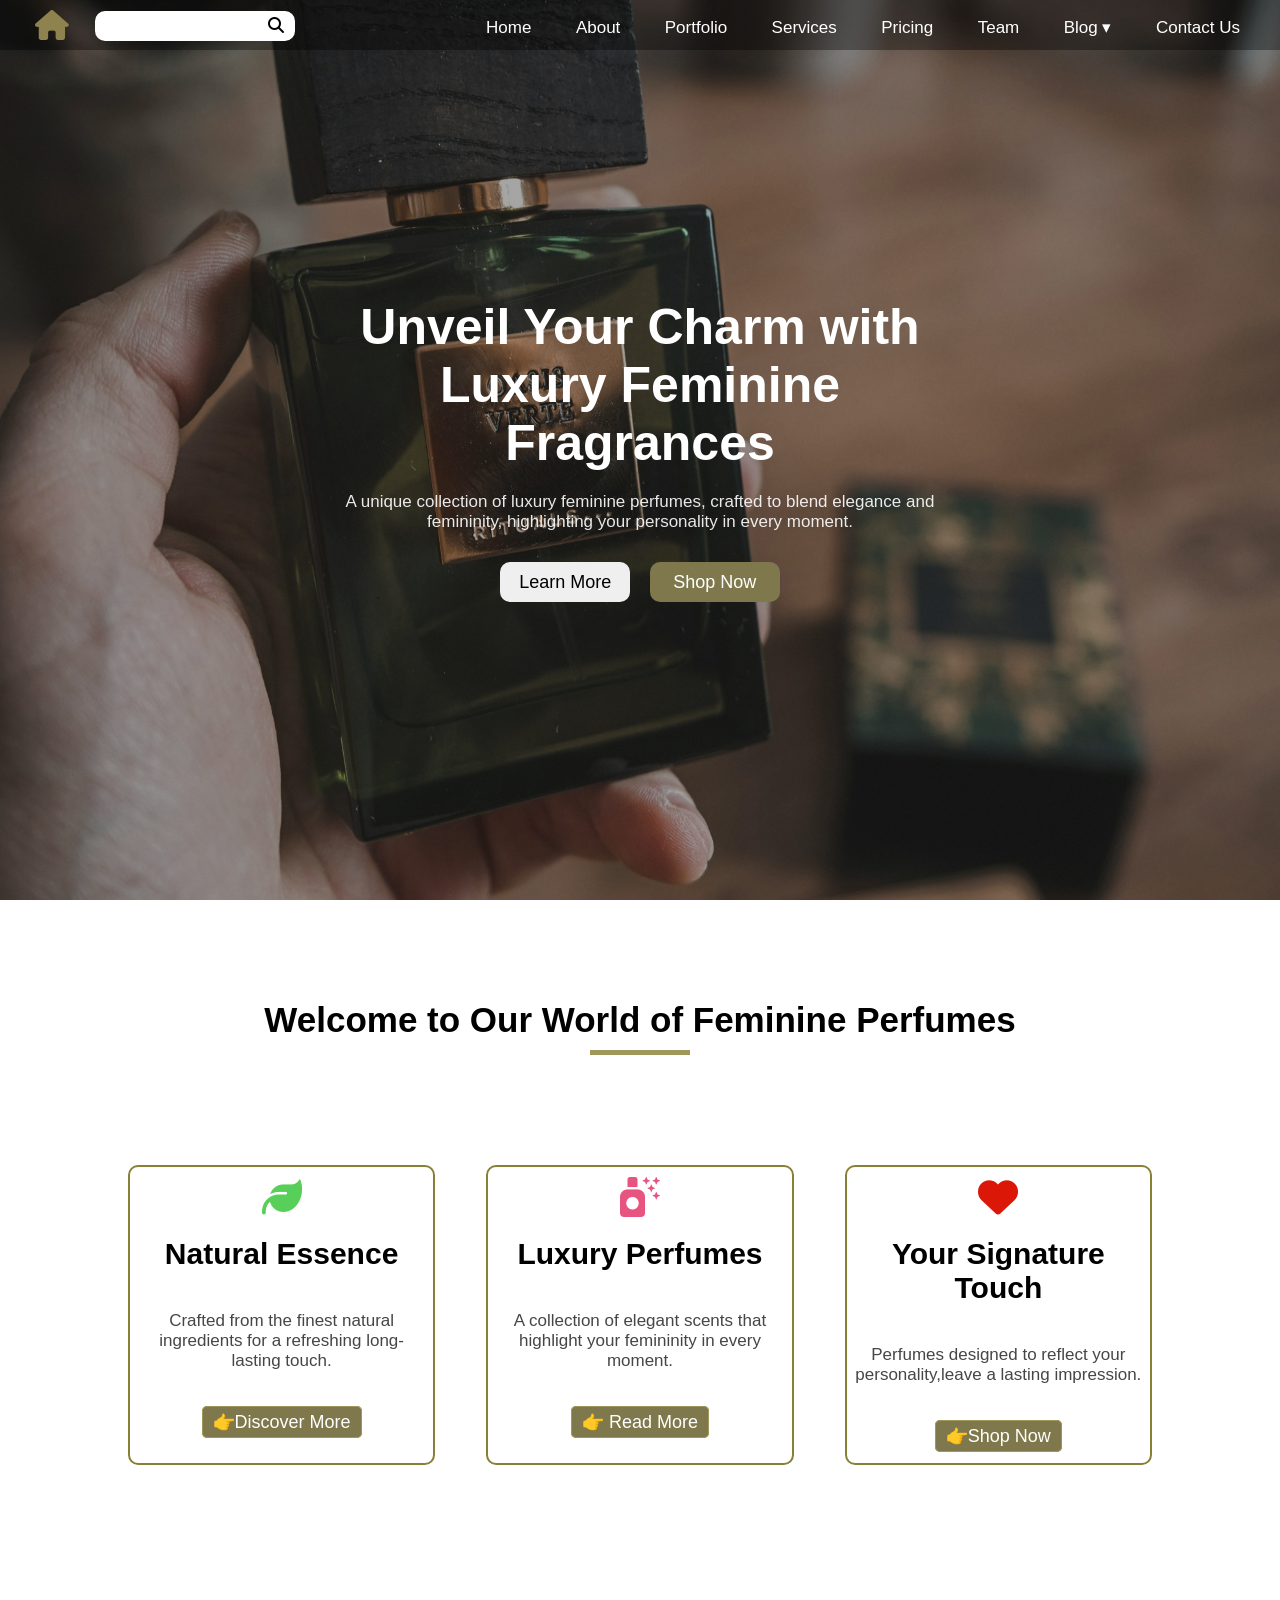
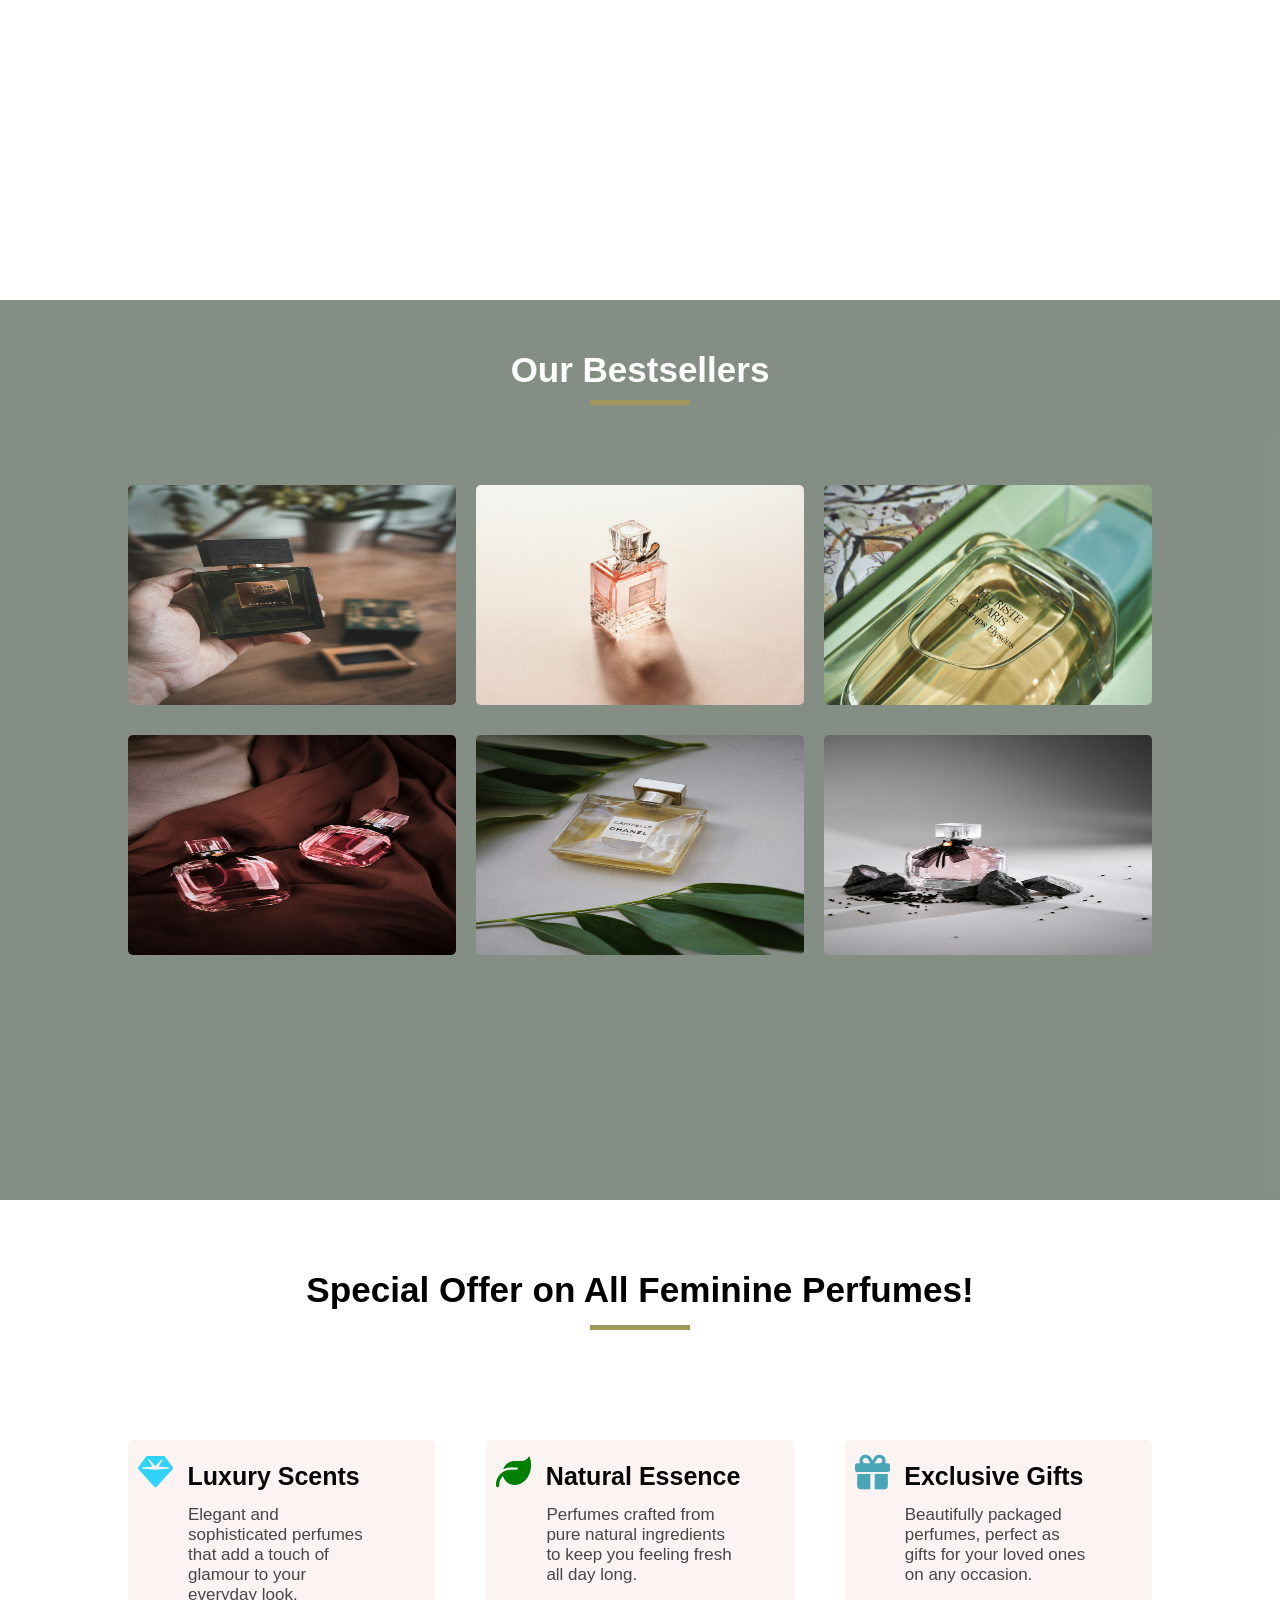
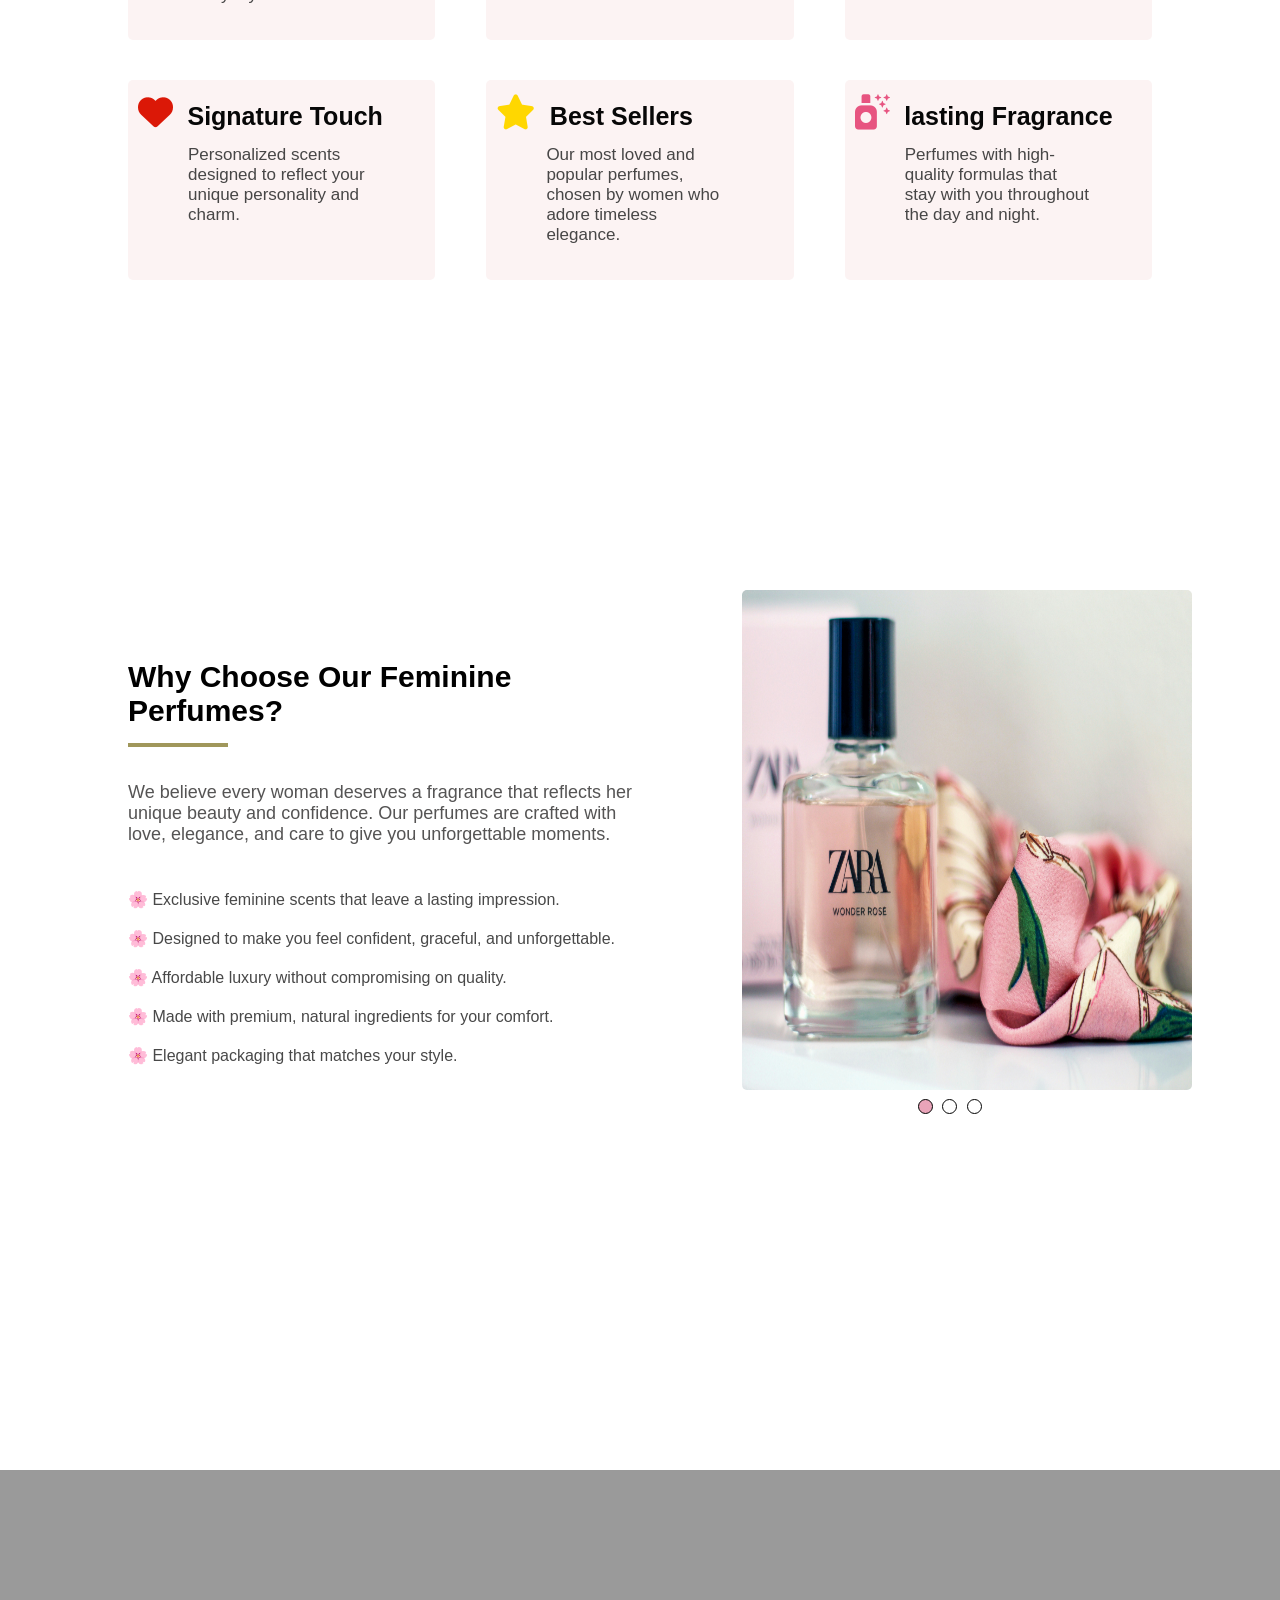
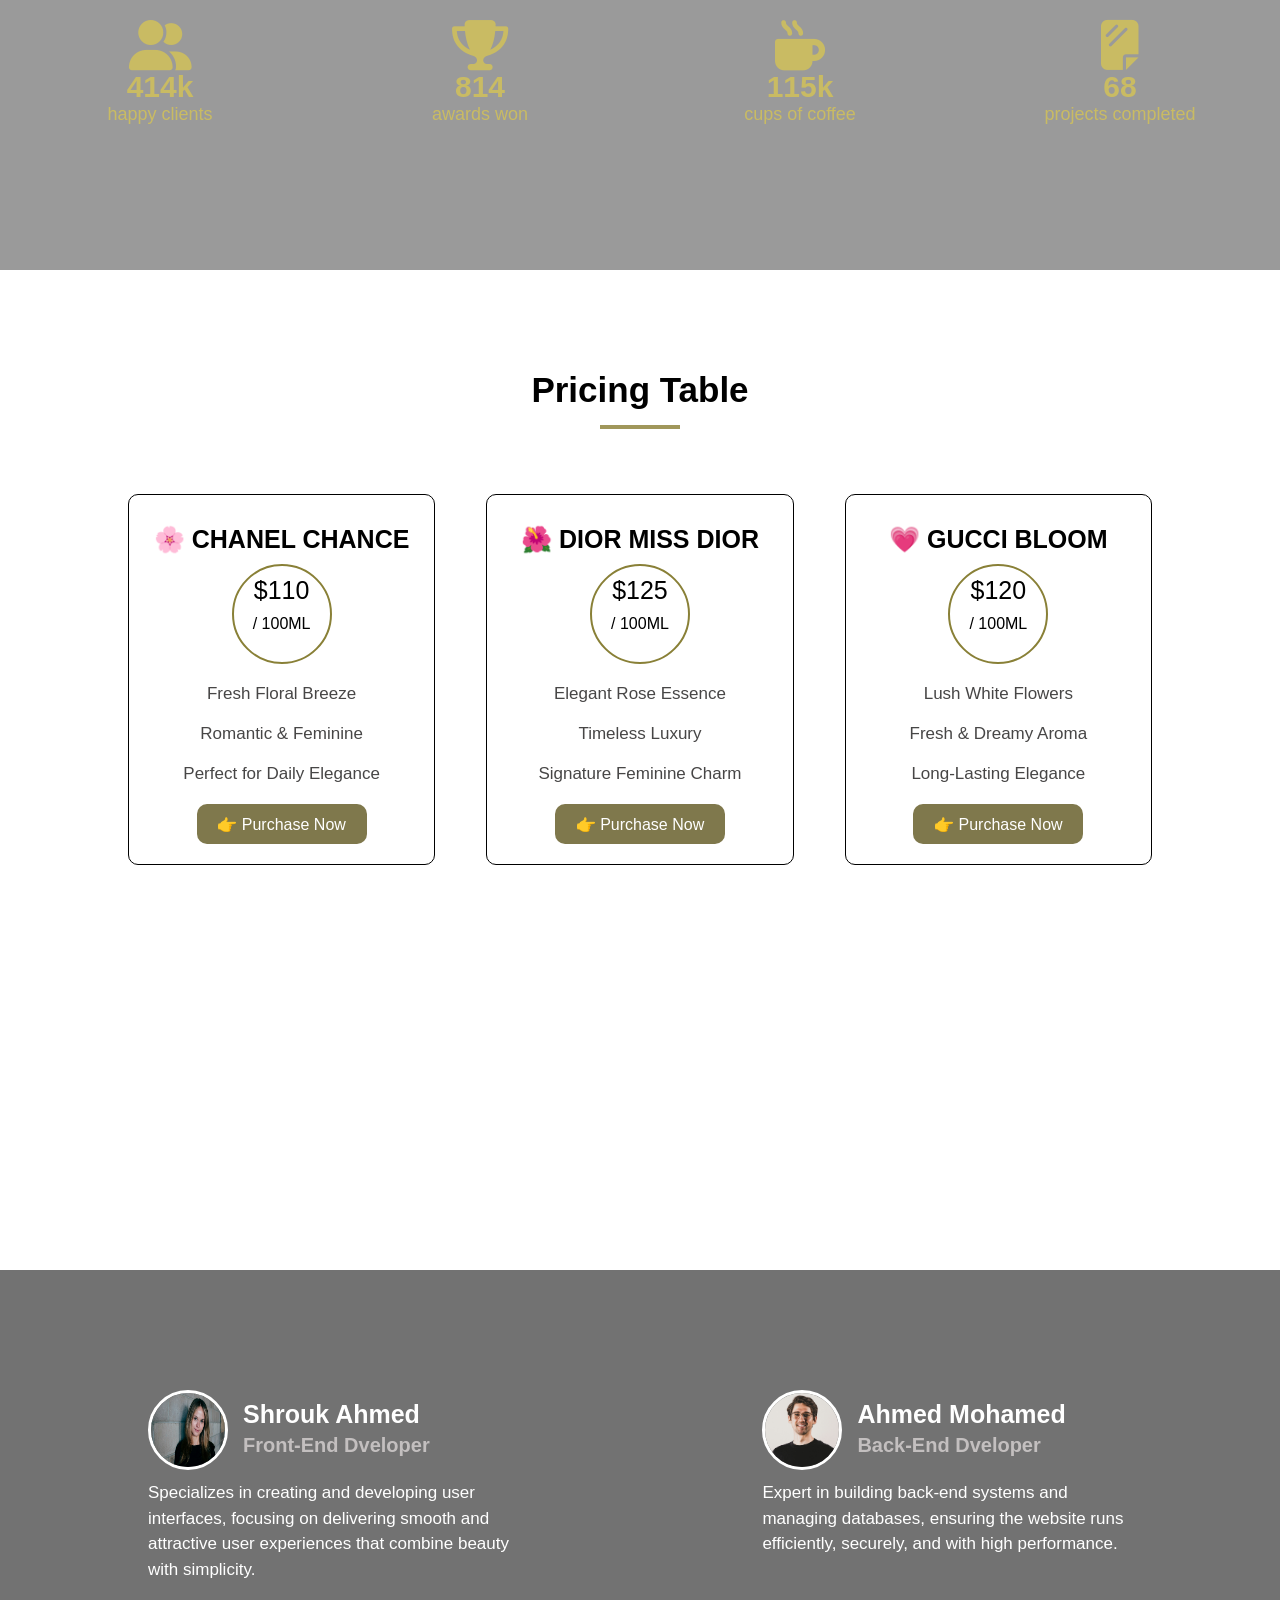
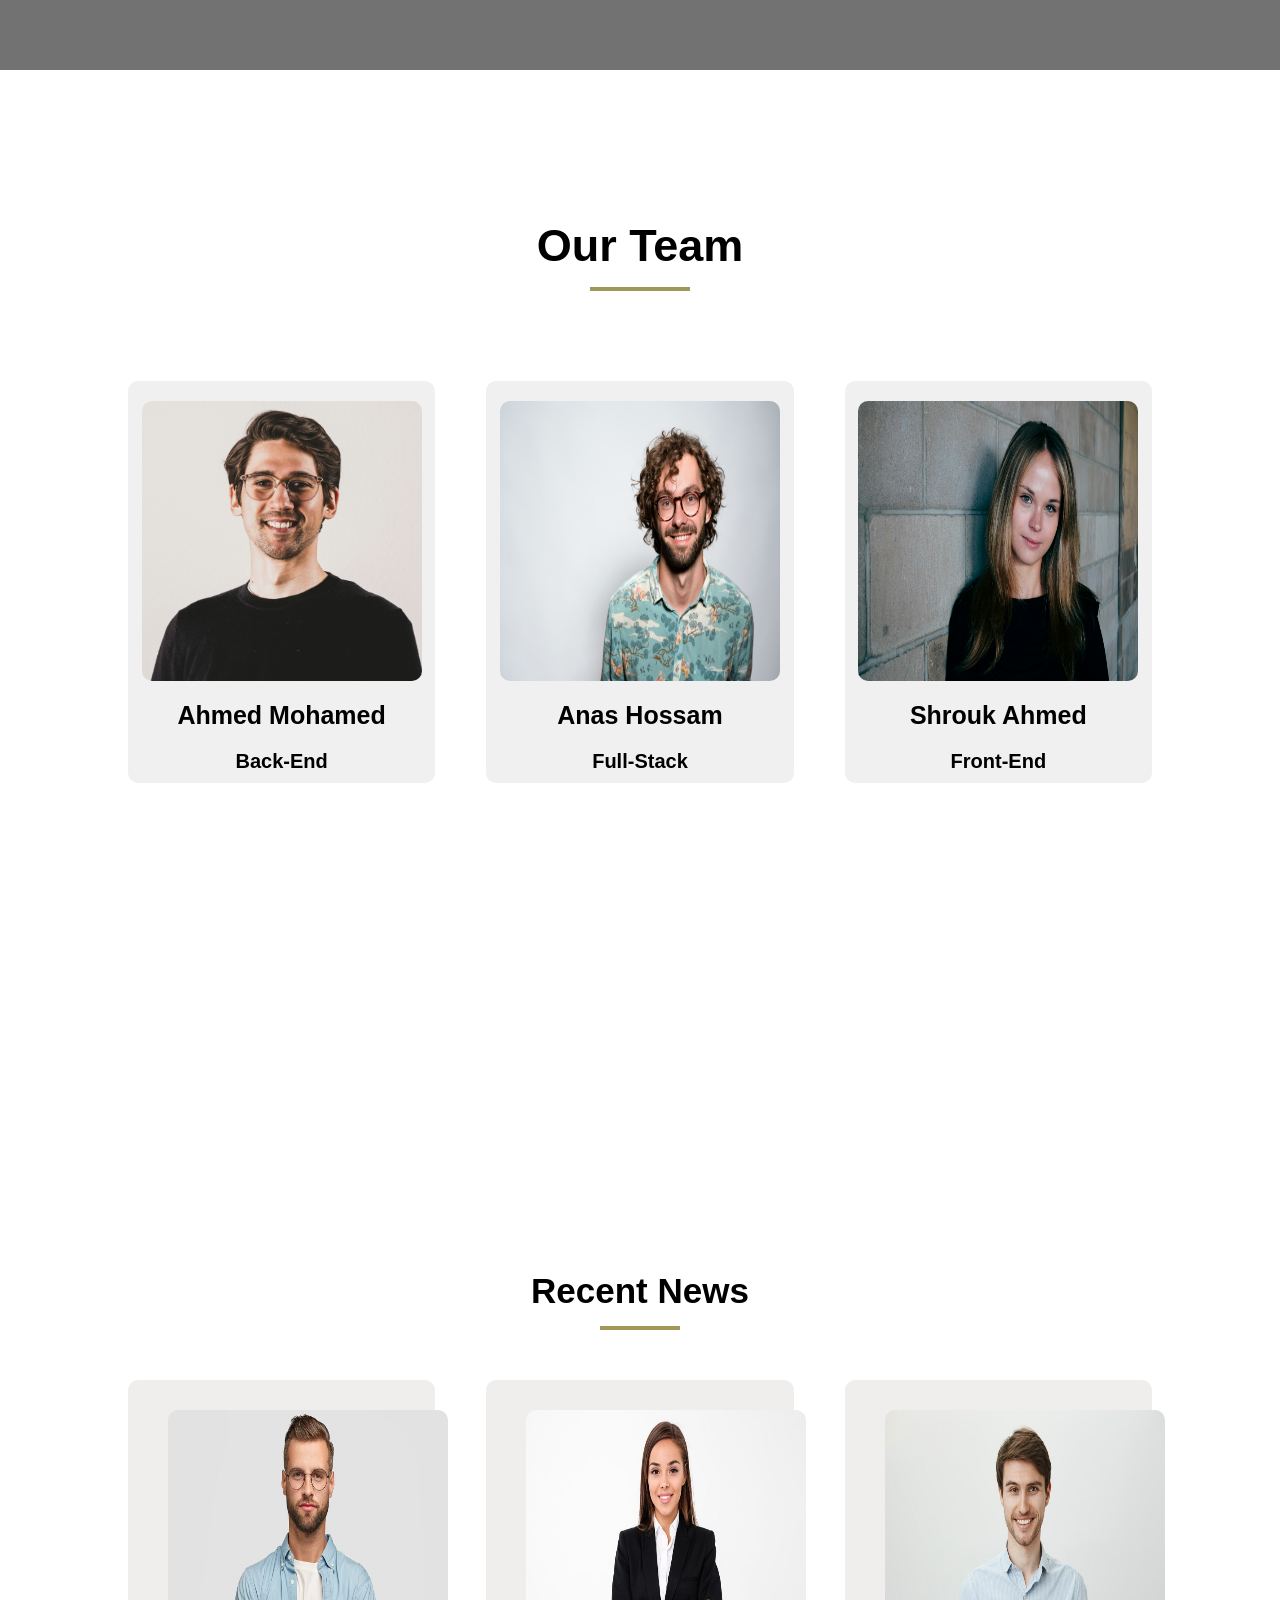
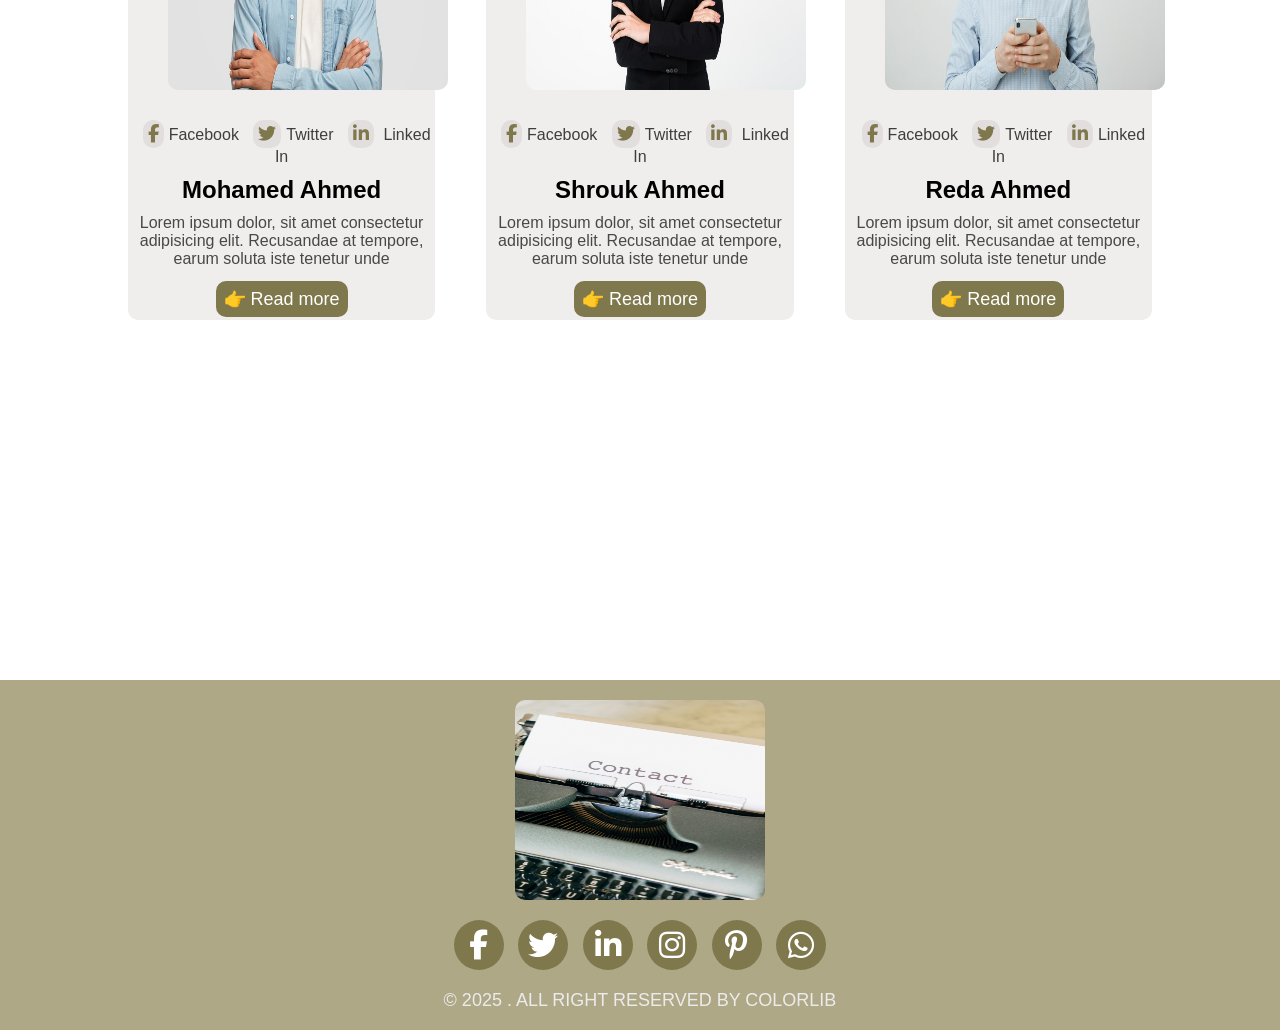
<file: project1front/index.html>
<!DOCTYPE html>
<html lang="en">

<head>
    <meta charset="UTF-8">
    <meta name="viewport" content="width=device-width, initial-scale=1.0">
    <title>Feminine Perfumes</title>
    <link rel="icon" type="image/png" href="project_images/damian-piasek-cRz2TacOBX0-unsplash.jpg">
    <link rel="stylesheet" href="CSS/project_style.css">
    <link rel="stylesheet" href="CSS/all.css">
</head>

<body>
    <!-- //section 1 //-->
    <div class="header">
        <div class="header_icon">
            <i class="fa-solid fa-house"></i>
        </div> <!-- header_icon -->
        <div class="heder_search">
            <form>
                <input type="search" name="search">
                <i class="fa-solid fa-magnifying-glass"></i>
            </form>
        </div> <!-- heder_search -->

        <ul class="links">
            <li><a href="#">Home</a></li>
            <li><a href="#">About</a></li>
            <li><a href="#">Portfolio</a></li>
            <li><a href="#">Services</a></li>
            <li><a href="#">Pricing</a></li>
            <li><a href="#">Team</a></li>
            <!-- Blog Dropdown -->
            <li class="dropdown">
                <a href="#">Blog ▾</a>
                <ul class="dropdown-content">
                    <li><a href="#">Fragrance Tips</a></li>
                    <li><a href="#">Behind the Scenes</a></li>
                    <li><a href="#">Celebrity Picks</a></li>
                </ul>
            </li>
            <li><a href="#">Contact Us</a></li>

        </ul>
    </div> <!-- header -->

    <div class="home">
        <div class="home-overlay">
            <div class="home-content">
                <h1 class="home-title">Unveil Your Charm with Luxury Feminine Fragrances</h1>
                <p class="home-p">A unique collection of luxury feminine perfumes, crafted to blend elegance and
                    femininity, highlighting your personality in every moment.</p>
                <button class="home-btn ">learn more</button>
                <button class="home-btn btn2">Shop Now</button>
            </div> <!-- home-content -->

        </div> <!-- overlay -->
    </div> <!-- home -->
    <!-- ////////////////////////////////////////////////////////////////////////////-->
    <!-- section 2 -->
    <div class="Welocme_container">
        <div class="welcome-parent">
            <div class="welcome-header">
                <h2 class="welcome-title">Welcome to Our World of Feminine Perfumes</h2>
                <div class="welcome-underline"></div>
            </div>
            <div class="welcome-card">
                <i class="fa-solid fa-leaf fa-2x leaf"></i>
                <h3 class="title1">Natural Essence</h3>
                <p>Crafted from the finest natural ingredients for a refreshing long-lasting touch.</p>
                <a href="#" class="a1"> &#128073;Discover More</a>
            </div> <!-- card1 -->

            <div class="welcome-card card2">
                <i class="fa-solid fa-spray-can-sparkles fa-2x spray"></i>
                <h3 class="title2">Luxury Perfumes</h3>
                <p>A collection of elegant scents that highlight your femininity in every moment.</p>
                <a href="#" class="a2"> &#128073; Read More</a>
            </div> <!-- card2 -->

            <div class="welcome-card">
                <i class="fa-solid fa-heart fa-2x heart"></i>
                <h3 class="title3">Your Signature Touch</h3>
                <p>Perfumes designed to reflect your personality,leave a lasting impression.</p>
                <a href="#" class="a3"> &#128073;Shop Now</a>
            </div> <!-- card3 -->
        </div> <!-- welcome-parent -->
    </div> <!-- welcome-container -->

    <!-- ////////////////////////////////////////////////////////////////////////////-->
    <!-- section 3 -->

    <div class="card-container">
        <div class="card-header">
            <h2 class="card-title">Our Bestsellers</h2>
            <div class="card-underline"></div>
        </div> <!-- card-header -->
        <div class="card-parent">
            <div class="card ">
                <img src="project_images/damian-piasek-cRz2TacOBX0-unsplash.jpg" alt="Perfume 1">
                <div class="card-icons">
                    <h2>Category</h2>
                    <p>floral perfume</p>
                    <i class="fa-regular fa-heart"></i>
                    <i class="fa-solid fa-cart-shopping"></i>
                </div>
            </div> <!-- card1 -->

            <div class="card cards2">
                <img src="project_images/jessica-weiller-So4eFi-d1nc-unsplash.jpg" alt="Perfume 2">
                <div class="card-icons">
                    <h2>Category</h2>
                    <p>floral perfume</p>
                    <i class="fa-regular fa-heart"></i>
                    <i class="fa-solid fa-cart-shopping"></i>
                </div>
            </div> <!-- card2 -->

            <div class="card">
                <img src="project_images/kelsey-he-mjB-puzIh64-unsplash.jpg" alt="Perfume 3">
                <div class="card-icons">
                    <h2>Category</h2>
                    <p>floral perfume</p>
                    <i class="fa-regular fa-heart"></i>
                    <i class="fa-solid fa-cart-shopping"></i>
                </div>
            </div> <!-- card3 -->


            <div class="card">
                <img src="project_images/ryan-lu-23SE-0KTF1Y-unsplash.jpg" alt="Perfume 4">
                <div class="card-icons">
                    <h2>Category</h2>
                    <p>floral perfume</p>
                    <i class="fa-regular fa-heart"></i>
                    <i class="fa-solid fa-cart-shopping"></i>
                </div>
            </div> <!-- card4 -->


            <div class="card cards5">
                <img src="project_images/olena-bohovyk-GOVTETevRm8-unsplash.jpg" alt="Perfume 5">
                <div class="card-icons">
                    <h2>Category</h2>
                    <p>floral perfume</p>
                    <i class="fa-regular fa-heart"></i>
                    <i class="fa-solid fa-cart-shopping"></i>
                </div>
            </div> <!-- card5 -->


            <div class="card">
                <img src="project_images/ryan-lu-hvDd-UCT24c-unsplash.jpg" alt="Perfume 5">
                <div class="card-icons">
                    <h2>Category</h2>
                    <p>floral perfume</p>
                    <i class="fa-regular fa-heart"></i>
                    <i class="fa-solid fa-cart-shopping"></i>
                </div>
            </div> <!-- card6 -->

        </div> <!-- card-parent -->
    </div> <!-- card-container -->

    <!-- /////////////////////////////////////////////////////////////// -->
    <!-- section4 -->

    <div class="offer-container">
        <div class="offer-parent">
            <div class="offer-content">
                <h3 class="offer-title">Special Offer on All Feminine Perfumes!</h3>
                <div class="offer-underline"></div>
            </div> <!-- offer-content -->

            <div class="offer-card">
                <i class="fa-solid fa-gem fa-2x gem-icon"></i>
                <h3 class="offer-card-title">Luxury Scents</h3>
                <p class="offer-card-p">Elegant and sophisticated perfumes that add a touch of glamour to your everyday
                    look.</p>
            </div> <!-- offer-card1 -->

            <div class="offer-card offercard2">
                <i class="fa-solid fa-leaf fa-2x leaf-icon"></i>
                <h3 class="offer-card-title">Natural Essence</h3>
                <p class="offer-card-p">Perfumes crafted from pure natural ingredients to keep you feeling fresh all day
                    long.</p>
            </div> <!-- offer-card2 -->

            <div class="offer-card">
                <i class="fa-solid fa-gift fa-2x gift-icon "></i>
                <h3 class="offer-card-title">Exclusive Gifts</h3>
                <p class="offer-card-p">Beautifully packaged perfumes, perfect as gifts for your loved ones on any
                    occasion.</p>
            </div> <!-- offer-card3 -->

            <div class="offer-card">
                <i class="fa-solid fa-heart fa-2x heart-icon"></i>
                <h3 class="offer-card-title">Signature Touch</h3>
                <p class="offer-card-p">Personalized scents designed to reflect your unique personality and charm.</p>
            </div> <!-- offer-card4 -->

            <div class="offer-card offercard5">
                <i class="fa-solid fa-star fa-2x star-icon"></i>
                <h3 class="offer-card-title">Best Sellers</h3>
                <p class="offer-card-p">Our most loved and popular perfumes, chosen by women who adore timeless
                    elegance.</p>
            </div> <!-- offer-card5 -->

            <div class="offer-card">
                <i class="fa-solid fa-spray-can-sparkles fa-2x spray-icon"></i>
                <h3 class="offer-card-title">lasting Fragrance</h3>
                <p class="offer-card-p">Perfumes with high-quality formulas that stay with you throughout the day and
                    night.</p>
            </div> <!-- offer-card6 -->
        </div> <!-- offer-parent -->
    </div> <!-- offer-container -->

    <!-- ///////////////////////////////////////////////////////////// -->
    <!-- section 5 -->

    <div class="choose-container">
        <div class="choose-parent">
            <div class="choose-content">
                <h2 class="choose-title">Why Choose Our Feminine Perfumes?</h2>
                <div class="choose-underline"></div>
                <p class="choose-p">
                    We believe every woman deserves a fragrance that reflects her unique beauty and confidence. Our
                    perfumes are crafted with love, elegance, and care to give you unforgettable moments.</p>
                <ul class="choose-list">
                    <li> &#127800; Exclusive feminine scents that leave a lasting impression.</li>
                    <li> &#127800; Designed to make you feel confident, graceful, and unforgettable. </li>
                    <li> &#127800; Affordable luxury without compromising on quality.</li>
                    <li> &#127800; Made with premium, natural ingredients for your comfort.</li>
                    <li> &#127800; Elegant packaging that matches your style.</li>
                </ul>
            </div> <!-- choose-content -->
            <div class="choose-img">
                <img src="project_images/tayla-brand-2horY0jZl7E-unsplash.jpg" alt="logo">
                <ul class="choose-list-icon">
                    <li class="c1"></li>
                    <li></li>
                    <li></li>
                </ul>
            </div> <!-- choose-img -->
        </div> <!-- choose-parent -->
    </div> <!-- choose-container -->

    <!-- ///////////////////////////////////////////////////////////// -->
    <!-- section 6 -->

    <div class="award-container">
        <div class="award-overlay">
            <div class="parent-award">
                <div class="users">
                    <i class="fa-solid fa-user-group"></i>
                    <h3> 414k</h3>
                    <p> happy clients </p>
                </div> <!-- users -->

                <div class="trophy">
                    <i class="fa-solid fa-trophy"></i>
                    <h3> 814</h3>
                    <p> awards won </p>
                </div> <!-- trophy -->
                <div class="cup-coffee">
                    <i class="fa-solid fa-mug-hot"></i>
                    <h3> 115k</h3>
                    <p> cups of coffee </p>
                </div> <!-- cup-coffee -->

                <div class="projects">
                    <i class="fa-solid fa-sheet-plastic"></i>
                    <h3> 68</h3>
                    <p> projects completed </p>
                </div> <!-- projects -->
            </div> <!-- parent-award -->
        </div> <!-- award-overlay -->
    </div> <!-- award-container -->

    <!-- ///////////////////////////////////////////////////////////////// -->
    <!-- section 7 -->

    <div class="table-container">
        <div class="table-parent">
            <div class="table-content">
                <h2 class="table-title">Pricing Table</h2>
                <div class="table-underline"></div>
            </div> <!-- table-content -->

            <div class="table-cards">
                <h3> &#127800; CHANEL CHANCE</h3>
                <div class="rang-price">
                    <span class="price-amount"> $110 </span>
                    <span class="price-size"> / 100ML</span>
                </div>
                <p>Fresh Floral Breeze</p>
                <p>Romantic & Feminine</p>
                <p>Perfect for Daily Elegance</p>
                <button class="table-button"> &#128073; Purchase Now</button>
            </div> <!-- card1 -->

            <div class="table-cards  table-card2">
                <h3> &#127802; DIOR MISS DIOR</h3>
                <div class="rang-price">
                    <span class="price-amount"> $125 </span>
                    <span class="price-size"> / 100ML</span>
                </div>
                <p>Elegant Rose Essence</p>
                <p>Timeless Luxury</p>
                <p>Signature Feminine Charm</p>
                <button class="table-button"> &#128073; Purchase Now</button>
            </div> <!-- card2 -->

            <div class="table-cards">
                <h3> &#128151; GUCCI BLOOM</h3>
                <div class="rang-price">
                    <span class="price-amount"> $120 </span>
                    <span class="price-size"> / 100ML</span>
                </div>
                <p>Lush White Flowers</p>
                <p>Fresh & Dreamy Aroma</p>
                <p>Long-Lasting Elegance</p>
                <button class="table-button"> &#128073; Purchase Now</button>
            </div> <!-- card3 -->
        </div> <!-- table-parent -->
    </div> <!-- table-container -->

    <!-- ///////////////////////////////////////////////////////////////// -->
    <!-- section 8 -->

    <div class="teams-container">
        <div class="teams-overlay"></div>
        <div class="teams-parent">

            <div class="team-member team1">
                <img src="project_images/kelly-sikkema-JN0SUcTOig0-unsplash.jpg" alt="Noura Elsayed"
                    class="profile-img">

                <div class="name-role">
                    <h2>Shrouk Ahmed</h2>
                    <h3>Front-End Dveloper</h3>
                </div>

                <!-- // لو حشتها هلاقى ال p جمبهم -->
                <div class="clear"></div>

                <p>
                    Specializes in creating and developing user interfaces,
                    focusing on delivering smooth and attractive user experiences
                    that combine beauty with simplicity.
                </p>
            </div> <!-- team-member -->

            <div class="team-member">
                <img src="project_images/alexander-hipp-iEEBWgY_6lA-unsplash.jpg" alt="Noura Elsayed"
                    class="profile-img">

                <div class="name-role">
                    <h2> Ahmed Mohamed</h2>
                    <h3>Back-End Dveloper</h3>
                </div>

                <!-- // لو حشتها هلاقى ال p جمبهم -->
                <div class="clear"></div>

                <p>
                    Expert in building back-end systems and managing databases,
                    ensuring the website runs efficiently, securely,
                    and with high performance.
                </p>
            </div> <!-- team-member -->
        </div> <!-- teams-parent -->
    </div> <!-- teams-container -->

    <!-- ///////////////////////////////////////////////////////////////// -->
    <!-- section 9 -->

    <div class="our-teams-content">
        <h2 class="our-teams-title">Our Team</h2>
        <div class="our-teams-underline"></div> <!-- our-teams-underline -->
    </div> <!-- our-teams-content -->

    <div class="our-teams-container">
        <div class="our-teams-parent">
            <div class="our-team1">
                <div class="our-teams-img">
                    <div class="our-teams-overlay"></div>
                    <img src="project_images/alexander-hipp-iEEBWgY_6lA-unsplash.jpg" alt="">
                    <div class="our-teams-icons">
                        <a href="#"> <i class="fa-brands fa-facebook-f"> </i></a>
                        <a href="#"> <i class="fa-brands fa-twitter"> </i></a>
                        <a href="#"> <i class="fa-brands fa-linkedin-in"></i></a>
                    </div>
                </div> <!-- our-teams-img -->
                <h2>Ahmed Mohamed</h2>
                <h3>back-end</h3>
            </div> <!-- team1 -->

            <div class="our-team1 ourteam-one">
                <div class="our-teams-img">
                    <div class="our-teams-overlay"></div>
                    <img src="project_images/christian-buehner-DItYlc26zVI-unsplash.jpg" alt="">
                    <div class="our-teams-icons">
                        <a href="#"> <i class="fa-brands fa-facebook-f"> </i></a>
                        <a href="#"> <i class="fa-brands fa-twitter"> </i></a>
                        <a href="#"> <i class="fa-brands fa-linkedin-in"></i></a>
                    </div>
                </div> <!-- our-teams-img -->
                <h2>Anas Hossam</h2>
                <h3>full-stack </h3>
            </div> <!-- team2 -->

            <div class="our-team1">
                <div class="our-teams-img">
                    <div class="our-teams-overlay"></div>
                    <img src="project_images/kelly-sikkema-JN0SUcTOig0-unsplash.jpg" alt="">
                    <div class="our-teams-icons">
                        <a href="#"> <i class="fa-brands fa-facebook-f"> </i></a>
                        <a href="#"> <i class="fa-brands fa-twitter"> </i></a>
                        <a href="#"> <i class="fa-brands fa-linkedin-in"></i></a>
                    </div>
                </div> <!-- our-teams-img -->
                <h2>shrouk Ahmed</h2>
                <h3>front-end </h3>
            </div> <!-- team3 -->
        </div> <!-- our-teams-parent -->
    </div> <!-- our-teams-container -->

    <!-- ///////////////////////////////////////////////////////////////// -->
    <!-- section 10 -->

    <div class="news-content">
        <h2 class="news-head">Recent news</h2>
        <div class="news-underline"></div> <!-- news-underline -->
    </div> <!-- news-content -->

    <div class="news-container">
        <div class="news-parent">
            <div class="news-team">
                <div class="news-img">
                    <img src="project_images/handsome-bearded-guy-posing-against-white-wall_273609-20597.jpg"
                        alt="alex">
                </div>

                <div class="news-icons">
                    <a href="#"> <i class="fa-brands fa-facebook-f"></i></a><span>facebook</span>
                    <a href="#"> <i class="fa-brands fa-twitter"></i></a><span>twitter</span>
                    <a href="#"> <i class="fa-brands fa-linkedin-in"> </i> </a><span>linked in</span>
                </div>

                <h2 class="news-title">mohamed ahmed</h2>
                <p class="news-p">Lorem ipsum dolor, sit amet consectetur adipisicing elit. Recusandae at tempore, earum
                    soluta iste
                    tenetur unde </p>
                <a href="#" class="a1"> &#128073; Read more</a>
            </div> <!-- news-team -->
            <div class="news-team news2">
                <div class="news-img">
                    <img src="project_images/amazing-cheerful-business-woman-standing-with-arms-crossed_171337-8487.jpg"
                        alt="alex">
                </div>

                <div class="news-icons">
                    <a href="#"> <i class="fa-brands fa-facebook-f"></i></a><span>facebook</span>
                    <a href="#"> <i class="fa-brands fa-twitter"></i></a><span>twitter</span>
                    <a href="#"> <i class="fa-brands fa-linkedin-in"> </i> </a><span>linked in</span>
                </div>

                <h2 class="news-title">shrouk ahmed</h2>
                <p class="news-p">Lorem ipsum dolor, sit amet consectetur adipisicing elit. Recusandae at tempore, earum
                    soluta iste
                    tenetur unde </p>
                <a href="#" class="a1"> &#128073; Read more</a>
            </div> <!-- news-team -->
            <div class="news-team">
                <div class="news-img">
                    <img src="project_images/aa-businessman-using-mobile-phone-smiling_176420-18953.jpg" alt="alex">
                </div>

                <div class="news-icons">
                    <a href="#"> <i class="fa-brands fa-facebook-f"></i></a><span>facebook</span>
                    <a href="#"> <i class="fa-brands fa-twitter"></i></a><span>twitter</span>
                    <a href="#"> <i class="fa-brands fa-linkedin-in"> </i></a><span>linked in</span>
                </div>

                <h2 class="news-title">reda ahmed</h2>
                <p class="news-p">Lorem ipsum dolor, sit amet consectetur adipisicing elit. Recusandae at tempore, earum
                    soluta iste tenetur unde </p>
                <a href="#" class="a1"> &#128073; Read more</a>
            </div> <!-- news-team -->
        </div> <!-- news-parent -->
    </div> <!-- news-container -->

    <!-- /////////////////////////////////////////////////////////////////////////// -->
    <!-- section 11 -->

    <div class="footer">
        <div class="footer-parent">
            <div class="footer-img">
                <img src="project_images/markus-winkler-q3QPw37J6Xs-unsplash.jpg" alt="">
            </div>
            <ul class="footer-icons">
                <li><a href="#"> <i class="fa-brands fa-facebook-f"></i></a></li>
                <li><a href="#"> <i class="fa-brands fa-twitter"></i></a></li>
                <li><a href="#"> <i class="fa-brands fa-linkedin-in"></i></a></li>
                <li><a href="#"> <i class="fa-brands fa-instagram"></i></a></li>
                <li><a href="#"> <i class="fa-brands fa-pinterest-p"></i></a></li>
                <li><a href="#"><i class="fa-brands fa-whatsapp"></i></a></li>
            </ul>
            <p class="footer-p"> &copy; 2025
                 . all right reserved by colorlib</p>
        </div>
    </div>
</body>

</html>
</file>
<file: project1front/CSS/project_style.css>
* {
    margin: 0;
    padding: 0;
    box-sizing: border-box;
}

body {
    font-family: 'Franklin Gothic Medium', 'Arial Narrow', Arial, sans-serif;
}

.header {
    width: 100%;
    height: 50px;
    background-color: rgba(0, 0, 0, 0.351);
    position: fixed;
    top: 0;
    z-index: 20;
}

.header_icon {
    width: 50px;
    height: 50px;
    color: #8e834e;
    font-size: 30px;
    margin-left: 35px;
    margin-top: 9px;
    float: left;
}

.heder_search {
    float: left;
    margin-top: 11px;
    margin-left: 10px;
}

.heder_search [type="search"] {
    width: 200px;
    height: 30px;
    border-radius: 10px;
    border: none;
}

.heder_search i {
    color: rgb(0, 0, 0);
    font-size: 16px;
    margin-left: -30px;
    cursor: pointer;
    padding: 3px;
}

.links {
    float: right;
    margin-right: 30px;
    list-style: none;
    margin-top: 13px;
}

.links li {
    display: inline-block;
    margin-left: 20px;
    position: relative;
    padding: 4px 0;
}

.links li a {
    text-decoration: none;
    color: white;
    font-size: 17px;
    padding: 5px 10px;
}

.links li a:hover {
    color: #a0975b;
}

.links li a::after {
    content: "";

    /* واقفين ازاى */
    width: 0;
    height: 2px;

    /* واقفين فين */
    bottom: 0;
    left: 0;

    position: absolute;

    background: #a0975b;

    opacity: 1;

}

.links li a:hover::after {
    width: 100%;
    height: 2px;
    opacity: 0.5;
    transition: 1s;
}

.dropdown-content {
    display: block;
    position: absolute;
    background-color: rgba(0, 0, 0, 0.363);
    width: 200px;
    box-shadow: 0px 8px 16px 0px rgba(0, 0, 0, 0.2);
    z-index: 1;
    visibility: hidden;
    border-radius: 10px;
}

.dropdown-content li a {
    color: white;
    padding: 12px 16px;
    display: block;
}

.dropdown-content li a:hover {
    color: #8e834e;
    text-decoration: none;
}

.dropdown:hover .dropdown-content {
    visibility: visible;
}

.dropdown {
    position: relative;
}

.home {
    width: 100%;
    /* viewport */
    height: 100vh;
    background-image: url("../project_images/damian-piasek-cRz2TacOBX0-unsplash.jpg");
    background-size: cover;
    background-position: center;
    background-repeat: no-repeat;
}

.home-overlay {
    position: absolute;
    /* الابعاد  */
    width: 100%;
    height: 100%;
    /* البداية  */
    top: 0;
    left: 0;
    right: 0;
    bottom: 0;
    /* اللون والشفافية  */
    background-color: rgba(0, 0, 0, 0.351);
}

.home-content {
    position: absolute;
    /* hero images  */
    top: 50%;
    left: 50%;
    transform: translate(-50%, -50%);
    color: #fff;
    text-align: center;
}

.home-content h1 {
    font-size: 50px;
    margin-bottom: 20px;
}

.home-content p {
    font-size: 17px;
    margin-bottom: 30px;
    opacity: .9;
}

.home-content .home-btn {
    width: 130px;
    height: 40px;
    padding: 0px 10px;
    text-transform: capitalize;
    border-radius: 10px;
    font-size: 18px;
    border: none;
}

.home-btn:hover {
    opacity: 0.7;
}

.btn2 {
    margin-left: 15px;
    background-color: #7f784c;
    color: #fff;
}

/*  section 2 */
.Welocme_container {
    width: 80%;
    margin: auto;
}

.welcome-parent {
    width: 100%;
    margin-top: 100px;
    height: 100vh;
}

.welcome-title,
.card-title {
    font-size: 35px;
    text-align: center;
}

.welcome-underline {
    width: 100px;
    height: 5px;
    background-color: #a0975b;
    margin: 10px auto;
}

.welcome-card {
    width: 30%;
    height: 300px;
    border-radius: 10px;
    float: left;
    text-align: center;
    border: 2px solid #898037;
    margin: 100px 0px;
    position: relative;
    z-index: 1;
}

.welcome-card::after {
    content: "";
    position: absolute;
    width: 0;
    height: 0;
    top: 0;
    left: 0;
    background: #6b696a;
    opacity: .8;
    border-radius: 5px;
    /* اخليه clickable   لو معملتوش وجيت دوست على اللينك مش هيكون اكتيف */
    z-index: -1;
}

.welcome-card:hover::after {
    width: 100%;
    height: 100%;
    opacity: 0.4;
    transition: 1s;
}

.welcome-card:hover h3 {
    color: #fff;
}

.welcome-card:hover p {
    color: #6a6868;
}

.card2 {
    margin: 100px 5%;
}

.leaf {
    color: rgb(88, 207, 88);
}

.spray {
    color: #E75480;
}

.heart {
    color: #db1807;
}

.spray,
.heart,
.leaf {
    padding: 5px;
    margin: 5px 0;
}

.welcome-card i {
    font-size: 40px;
}

.welcome-card h3 {
    font-size: 30px;
    margin: 10px 0;
}

.welcome-card .title1,
.welcome-card .title2,
.welcome-card .title3 {
    color: #000000;
}

.welcome-card p {
    font-size: 17px;
    margin: 40px 0;
    color: #474646;
    padding: 0px 5px;
}

.welcome-card:hover p {
    color: #030303;
}

.welcome-card a {
    text-decoration: none;
    color: #a0975b;
    font-size: 18px;
    padding: 5px 10px;
    border-radius: 5px;
    border: 1px solid #a0975b;
}

.welcome-card .a2,
.welcome-card .a1,
.welcome-card .a3 {
    background-color: #7f784c;
    color: #fff;
}

.card-container {
    width: 100%;
    background-color: #647064c8;
    overflow: auto;
    height: 100vh;
}

.card-parent {
    width: 80%;
    margin: auto;
}

.card {
    width: 32%;
    border-radius: 5px;
    float: left;
    text-align: center;
    position: relative;
    margin-bottom: 30px;
}

.card img {
    width: 100%;
    height: 220px;
    border-radius: 5px;
    display: block;
}

.cards2,
.cards5 {
    margin: 0px 2%;
}

.card-title {
    margin: 50px 0px 0px 0px;
    color: #fff;
    font-size: 35px;
}

.card-underline {
    width: 100px;
    height: 5px;
    background-color: #a0975b;
    margin: 10px auto 80px;
}

.card .card-icons {
    /* """"overlay """"*/
    position: absolute;
    /* الابعاد */
    width: 100%;
    height: 100%;
    /* البداية  */
    top: 0;
    left: 0;
    right: 0;
    bottom: 0;
    /* اللون والشفافية  */
    background-color: rgba(0, 0, 0, 0.3);
    /* اخفاء */
    visibility: hidden;
}

.card:hover .card-icons {
    /* الظهور عند ل hover */
    visibility: visible;
}

.card-icons h2 {
    color: #fff;
    font-size: 40px;
    padding: 20px;
    text-transform: uppercase;
    opacity: 0.8;

}

.card-icons p {
    color: #fff;
    font-size: 20px;
    padding: 10px 20px;
}

.card-icons i {
    color: #4e4d4d;
    font-size: 20px;
    padding: 10px;
    cursor: pointer;
    background-color: #fff;
    border-radius: 5px;
    margin: 5px;
}

.offer-container {
    width: 80%;
    margin: auto;
    height: 100vh;
}

.offer-content {
    text-align: center;
    margin: 70px 0;
    font-size: 30px;
}

.offer-underline {
    width: 100px;
    height: 5px;
    background-color: #a0975b;
    margin: 15px auto;
}

.offer-parent {
    width: 100%;
    margin-top: 50px;
}

.offer-card {
    width: 30%;
    border-radius: 5px;
    float: left;
    background-color: #FCF3F3;
    margin-top: 40px;
    height: 200px;
    border-radius: 5px;
    position: relative;
    z-index: 1;
}

.offer-card::after {
    position: absolute;
    content: "";
    width: 0;
    height: 0;

    top: 0;
    left: 0;

    border-radius: 5px;
    background-color: #868585;
    opacity: 1;
    z-index: -1;
}

.offer-card:hover::after {
    width: 100%;
    height: 100%;
    opacity: 0.3;
    transition: .8s;
    border-radius: 5px;
}

.offer-card:hover h3 {
    color: #fff;
}

.offer-card:hover p {
    color: #030303;
}

.offer-card .gem-icon {
    color: #31D2F7;
}

.offer-card .leaf-icon {
    color: green;
}

.offer-card .spray-icon {
    color: #E75480;
}

.offer-card .heart-icon {
    color: #db1807;
}

.offer-card .star-icon {
    color: #FFD700;
}

.offer-card .gift-icon {
    color: #48a6b7;
}

.offer-card i {
    font-size: 35px;
    margin: 15px 10px;
}

.offer-card .offer-card-title {
    color: #070707;
    font-size: 25px;
    display: inline;
}

.offer-card .offer-card-p {
    font-size: 17px;
    margin: 0px 60px;
    color: #474646;
}

.offercard2,
.offercard5 {
    margin: 40px 5% 0 5%;
}

.choose-container {
    width: 80%;
    margin: auto;
}

.choose-parent {
    width: 100%;
    height: 100vh;
}

.choose-content {
    float: left;
    width: 50%;
    margin: 90px 10% 0 0;
}

.choose-img {
    float: left;
    width: 40%;
    margin-top: 20px;
}

.choose-title {
    font-size: 30px;
}

.choose-underline {
    width: 100px;
    height: 4px;
    background-color: #a0975b;
    margin: 15px 0;
}

.choose-p {
    font-size: 18px;
    margin: 35px 0;
    color: #555454;
}

.choose-list {
    list-style: none;
}

.choose-list li {
    padding: 10px 0;
    color: #484848;
}

.choose-img img {
    width: 450px;
    height: 500px;
    border-radius: 5px;
}

.choose-list-icon {
    text-align: center;
    list-style: none;
}

.choose-list-icon li {
    width: 15px;
    height: 15px;
    border-radius: 50%;
    display: inline-block;
    margin: 5px 0 0 5px;
    border: 1px solid black;
}

.choose-list-icon .c1 {
    background-color: #e9a4b9;
}

.choose-list-icon li:hover {
    background-color: #e9a4b9;
}

.award-container {
    width: 100%;
    height: 400px;
    background-image: url(../project_images/md-golam-kibria-es9HY8OYULA-unsplash.jpg);
    background-repeat: no-repeat;
    background-size: cover;
    background-attachment: fixed;
    position: relative;
}

.parent-award {
    width: 100%;
    /* margin: 0 10% 0 10%; */
    text-align: center;
    color: #c9bb63;
}

.trophy,
.users,
.projects,
.cup-coffee {
    float: left;
    width: 25%;
    margin-top: 150px;
}

.parent-award h3 {
    font-size: 30px;
}

.parent-award p {
    font-size: 18px;
}

.parent-award i {
    font-size: 50px;
    /* padding: 10px; */
}

.award-overlay {
    position: absolute;
    width: 100%;
    height: 100%;
    top: 0;
    left: 0;
    background-color: rgba(0, 0, 0, 0.397);
}

.table-container {
    width: 80%;
    margin: auto;
    height: 100vh;
    /* background-color: #f0f0f0;
    overflow: auto; */
}

.table-parent {
    width: 100%;
    height: 100%;
    margin-top: 100px;
}

.table-content h2 {
    font-size: 35px;
    text-align: center;
}

.table-content .table-underline {
    width: 80px;
    height: 4px;
    background-color: #a0975b;
    margin: 15px auto;
}

.table-cards {
    float: left;
    width: 30%;
    border: 1px solid rgb(0, 0, 0);
    text-align: center;
    margin-top: 50px;
    padding: 20px;
    border-radius: 10px;
    position: relative;
}

.table-cards h3 {
    font-size: 25px;
    margin: 10px 0;
}

.table-cards p {
    font-size: 17px;
    color: #474646;
    margin: 20px 0;
}

.table-cards .rang-price {
    /* الدايرة  */
    width: 100px;
    height: 100px;
    border-radius: 50%;
    border: 2px solid #898037;
    margin: auto;
}

.rang-price .price-amount {
    font-size: 25px;
    padding: 10px;
    display: block;
}

.table-button {
    width: 170px;
    height: 40px;
    padding: 0px 10px;
    text-transform: capitalize;
    border-radius: 10px;
    font-size: 16px;
    border: none;
    background-color: #7f784c;
    color: #fff;
    cursor: pointer;
}

.table-card2 {
    margin: 50px 5% 0;
}

.table-cards::after {
    position: absolute;
    width: 100%;
    height: 0;
    top: 0;
    left: 0;
    background-color: rgba(142, 131, 66, 0.621);
    opacity: .7;
    border-radius: 10px;
    z-index: -1;
    content: "";
}

.table-cards:hover::after {
    width: 100%;
    height: 100%;
    opacity: .4;
    transition: 1s;
}

.table-cards:hover h3 {
    color: #8e8342;
}

.table-cards:hover .rang-price {
    border: 2px solid #c9bb63;
}

.table-cards:hover p {
    color: #030303;
}

.teams-container {
    width: 100%;
    height: 400px;
    background-image: url("../project_images/trung-nhan-tran-BfSTSfEVWfA-unsplash.jpg");
    background-size: cover;
    background-position: center;
    background-repeat: no-repeat;
    background-attachment: fixed;
    overflow: auto;
    position: relative;
    z-index: 1;
}

.teams-overlay {
    position: absolute;
    width: 100%;
    height: 100%;
    top: 0;
    left: 0;
    background-color: rgba(0, 0, 0, 0.553);
    z-index: -1;
}

.teams-parent {
    width: 80%;
    margin: auto;
}

.team-member {
    padding: 20px;
    border-radius: 12px;
    width: 40%;
    float: left;
    margin-top: 100px;
    color: white;
}

.team1 {
    margin: 100px 20% 0 0;
}

.profile-img {
    float: left;
    width: 80px;
    height: 80px;
    border-radius: 50%;
    margin-right: 15px;
    border: 3px solid white;
}

.name-role {
    float: left;
}

.name-role h2 {
    margin: 10px 0 0;
    font-size: 25px;
}

.name-role h3 {
    margin: 5px 0 0;
    font-size: 20px;
    color: #c3bfbf;
}

.clear {
    clear: both;
}

.team-member p {
    margin-top: 10px;
    line-height: 1.5;
    font-size: 17px;
}

.our-teams-container {
    width: 80%;
    margin: auto;
    height: 100vh;
}

.our-teams-parent {
    width: 100%;
    margin-top: 80px;
}

.our-team1 {
    float: left;
    width: 30%;
    /* border: 1px solid black; */
    text-align: center;
    margin-top: 10px;
    color: #000000;
    background-color: rgb(241, 240, 240);
    border-radius: 10px;
    position: relative;
    z-index: 2;

}

.our-team1 * {
    position: relative;
    z-index: 2;
}

.our-team1::after {
    position: absolute;
    content: "";
    width: 100%;
    height: 0;
    top: 0;
    left: 0;
    background-color: #070707;
    opacity: .8;
    border-radius: 10px;
    /* اخليه clickable   لو معملتوش وجيت دوست على اللينك مش هيكون اكتيف */
    pointer-events: none;
}

.our-team1:hover::after {
    width: 100%;
    height: 100%;
    opacity: 0.4;
    transition: 1s;
    border-radius: 10px;
}

.our-teams-content {
    margin-top: 150px;
    font-size: 30px;
    text-align: center;
}

.our-teams-underline {
    width: 100px;
    height: 4px;
    background-color: #a0975b;
    margin: 15px auto 0;
}

.our-teams-img {
    margin: 20px auto 0;
    width: 280px;
    height: 280px;
    position: relative;
}

.our-teams-overlay {
    position: absolute;
    width: 100%;
    height: 100%;
    top: 0;
    left: 0;
    background-color: rgba(0, 0, 0, 0.211);
    visibility: hidden;
    border-radius: 10px;
    pointer-events: none;
}

.our-team1:hover .our-teams-overlay {
    visibility: visible;
}

.our-teams-img img {
    width: 100%;
    height: 100%;
    border-radius: 10px;
}

.our-teams-icons {
    position: absolute;
    background-color: #fff;
    top: 0;
    right: 0;
    visibility: hidden;
    border-top-right-radius: 10px;
}

.our-team1:hover .our-teams-icons {
    visibility: visible;
}

.our-teams-icons a i {
    color: #978a32;
    font-size: 20px;
    padding: 10px;
    cursor: pointer;
    margin: 5px;
    display: block;
}

.our-teams-icons a {
    text-decoration: none;
}

.our-team1 h3 {
    font-size: 20px;
    margin: 10px 0;
    text-transform: capitalize;
}

.our-team1 h2 {
    font-size: 25px;
    margin: 20px 0 20px 0;
    text-transform: capitalize;
}

.ourteam-one {
    margin: 10px 5% 0;
}

.our-team1:hover h3,
.our-team1:hover h2 {
    color: #544903;
}

.news-content {
    text-align: center;
}

.news-content .news-head {
    font-size: 35px;
    text-transform: capitalize;
}

.news-underline {
    width: 80px;
    height: 4px;
    background-color: #a0975b;
    margin: 15px auto;
}

.news-container {
    width: 80%;
    margin: auto;
    height: 100vh;
}

.news-parent {
    width: 100%;
    margin-top: 50px;
}

.news-team {
    width: 30%;
    border: 1px solid black;
    float: left;
    text-align: center;
    height: 540px;
    border-radius: 10px;
    /* border: 2px solid #898037; */
    border: none;
    position: relative;
    background-color: #f0eded;
}

.news-team * {
    position: relative;
    z-index: 2;
}

.news-team::after {
    position: absolute;
    content: "";
    width: 100%;
    height: 0;
    top: 0;
    left: 0;
    background-color: #030303;
    opacity: 0.8;
    pointer-events: none;
    border-radius: 10px;
}

.news-team:hover::after {
    width: 100%;
    height: 100%;
    opacity: .4;
    transition: 1s;
    border-radius: 10px;
}

.news-img {
    width: 280px;
    height: 280px;
    margin: 30px 40px;
}

.news-img img {
    width: 100%;
    height: 100%;
    border-radius: 10px;
}

.news-icons i {
    padding: 5px;
    font-size: 18px;
    background-color: #e3dede;
    color: #7f784c;
    border-radius: 10px;
    margin: 0 5px 0 10px;
}

.news-icons span {
    text-transform: capitalize;
    color: #3f3e3e;
}

.news-icons a {
    text-decoration: none;
}

.news-team .news-title {
    margin: 10px 0;
    text-transform: capitalize;
}

.news-team .news-p {
    margin-bottom: 20px;
    color: #484848;
    padding: 0 5px;
}

.news-team .a1 {
    text-decoration: none;
    font-size: 18px;
    color: #fff;
    background-color: #7f784c;
    border-radius: 10px;
    padding: 8px;
}

.news2 {
    margin: 0 5%;
}

.news-team:hover .news-title {
    color: #7f784c;
}

.news-team:hover .news-p {
    color: #353434;
}

/* ///////////////////////////////////////"""footer""" */
.footer {
    background-color: #54490379;
    width: 100%;
    height: 350px;
    text-align: center;
}

.footer-parent {
    width: 80%;
    margin: auto;
    padding: 20px 0;
}

.footer-img {
    width: 250px;
    height: 200px;
    margin: auto;
}

.footer-img img {
    width: 100%;
    height: 100%;
    border-radius: 10px;
}

.footer-icons {
    margin: 20px 0;
}

.footer-icons li {
    display: inline-block;
    margin: 0 5px;
    cursor: pointer;
    padding: 10px;
    background-color: #7f784c;
    width: 50px;
    height: 50px;
    border-radius: 50%;
    list-style: none;
}

.footer-icons li a {
    text-decoration: none;
    text-align: center;
    line-height: 2;
}

.footer-icons li i {
    color: #fff;
    font-size: 30px;
}

.footer-icons li:hover {
    background-color: #706c56;
}

.footer p {
    color: #ecebeb;
    font-size: 18px;
    margin-top: 10px;
    text-transform: uppercase;
}
</file>
